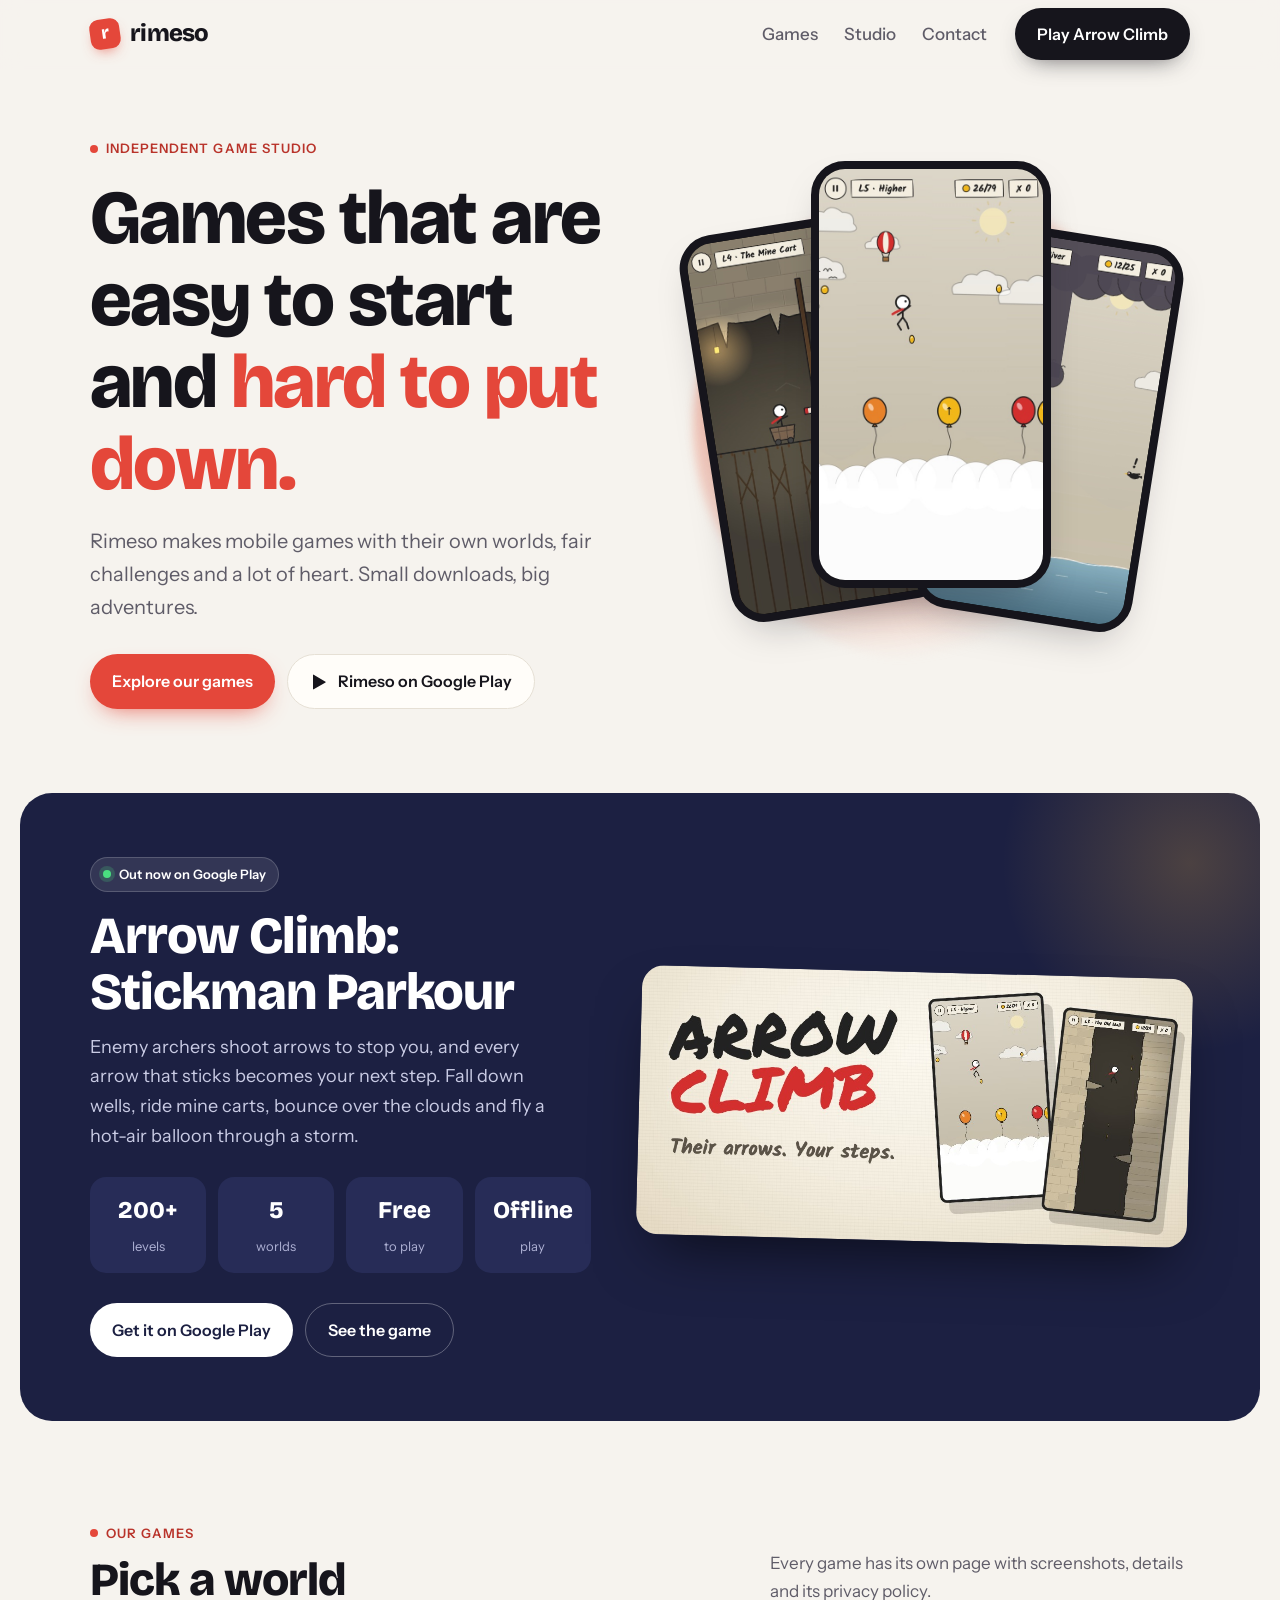
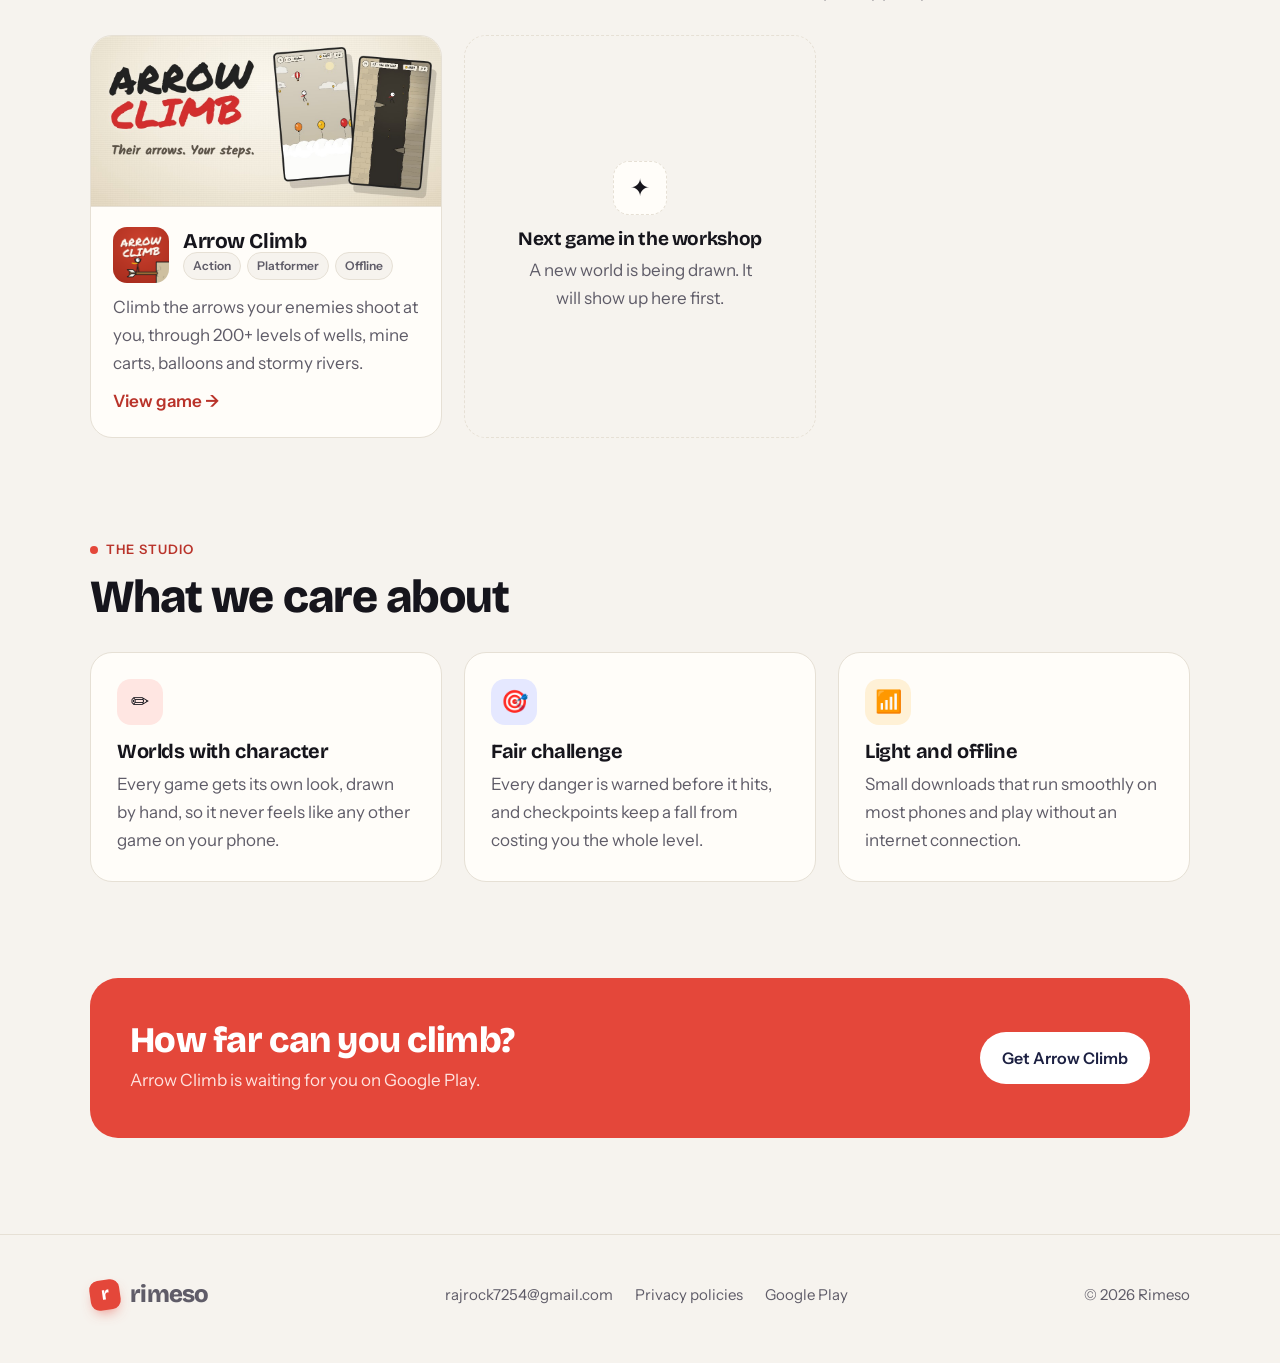
<file: index.html>
<!doctype html>
<html lang="en">
<head>
<meta charset="utf-8">
<meta name="viewport" content="width=device-width, initial-scale=1">
<title>Rimeso · Independent mobile game studio</title>
<meta name="description" content="Rimeso is an independent mobile game studio. Our games are easy to start and hard to put down. Arrow Climb: Stickman Parkour is out now on Google Play.">
<meta property="og:title" content="Rimeso · Independent mobile game studio">
<meta property="og:description" content="Games that are easy to start and hard to put down. Arrow Climb is out now on Google Play.">
<meta property="og:image" content="https://getsettalk.github.io/arrow-climb/img/feature.jpg">
<link rel="icon" href="/favicon.svg" type="image/svg+xml">
<link rel="preconnect" href="https://fonts.googleapis.com">
<link rel="preconnect" href="https://fonts.gstatic.com" crossorigin>
<link href="https://fonts.googleapis.com/css2?family=Bricolage+Grotesque:opsz,wght@12..96,500..800&family=Instrument+Sans:wght@400;500;600;700&display=swap" rel="stylesheet">
<link rel="stylesheet" href="/style.css">
</head>
<body>
<header class="nav">
  <div class="wrap">
    <a class="logo" href="/"><i>r</i>rimeso</a>
    <nav><a href="#games">Games</a><a href="#studio">Studio</a><a href="#contact">Contact</a></nav>
    <a class="btn primary" href="https://play.google.com/store/apps/details?id=com.arrowclimb.game">Play Arrow Climb</a>
  </div>
</header>

<section class="hero">
  <div class="wrap">
    <div>
      <span class="eyebrow">Independent game studio</span>
      <h1>Games that are easy to start and <em>hard to put down.</em></h1>
      <p class="lead">Rimeso makes mobile games with their own worlds, fair challenges and a lot of heart. Small downloads, big adventures.</p>
      <div class="ctas">
        <a class="btn accent" href="#games">Explore our games</a>
        <a class="btn ghost" href="https://play.google.com/store/apps/dev?id=8622689331197186605">
          <svg viewBox="0 0 24 24" fill="currentColor" aria-hidden="true"><path d="M4 2.8v18.4c0 .5.5.8.9.6l15.8-9.2c.4-.2.4-.8 0-1L4.9 2.2C4.5 2 4 2.3 4 2.8z"/></svg>
          Rimeso on Google Play</a>
      </div>
    </div>
    <div class="phones" aria-hidden="true">
      <div class="phone a"><img src="/arrow-climb/img/play-03-cart.jpg" alt="" width="540" height="960"></div>
      <div class="phone b"><img src="/arrow-climb/img/play-04-balloons.jpg" alt="" width="540" height="960"></div>
      <div class="phone c"><img src="/arrow-climb/img/play-05-river.jpg" alt="" width="540" height="960"></div>
    </div>
  </div>
</section>

<section class="featured" aria-labelledby="featured-title">
  <div class="wrap">
    <div>
      <span class="badge">Out now on Google Play</span>
      <h2 id="featured-title">Arrow Climb: Stickman Parkour</h2>
      <p>Enemy archers shoot arrows to stop you, and every arrow that sticks becomes your next step. Fall down wells, ride mine carts, bounce over the clouds and fly a hot-air balloon through a storm.</p>
      <div class="stats">
        <div class="stat"><b>200+</b><span>levels</span></div>
        <div class="stat"><b>5</b><span>worlds</span></div>
        <div class="stat"><b>Free</b><span>to play</span></div>
        <div class="stat"><b>Offline</b><span>play</span></div>
      </div>
      <div class="ctas">
        <a class="btn light" href="https://play.google.com/store/apps/details?id=com.arrowclimb.game">Get it on Google Play</a>
        <a class="btn ghost" href="/arrow-climb/">See the game</a>
      </div>
    </div>
    <a class="shot" href="/arrow-climb/"><img src="/arrow-climb/img/feature.jpg" alt="Arrow Climb: balloons above the clouds and a fall down a well" width="1024" height="500"></a>
  </div>
</section>

<div class="wrap">
  <section class="block" id="games">
    <div class="section-head">
      <div><span class="eyebrow">Our games</span><h2>Pick a world</h2></div>
      <p>Every game has its own page with screenshots, details and its privacy policy.</p>
    </div>
    <div class="grid">
      <!-- one card per game: copy this <a> for a new game -->
      <a class="gcard" href="/arrow-climb/">
        <img class="cover" src="/arrow-climb/img/feature.jpg" alt="" width="1024" height="500" loading="lazy">
        <div class="body">
          <div class="row"><img src="/arrow-climb/img/icon-256.png" alt="" width="56" height="56">
            <div><h3>Arrow Climb</h3><div class="tags"><span>Action</span><span>Platformer</span><span>Offline</span></div></div></div>
          <p>Climb the arrows your enemies shoot at you, through 200+ levels of wells, mine carts, balloons and stormy rivers.</p>
          <span class="more">View game →</span>
        </div>
      </a>
      <div class="gcard soon">
        <div class="dot">✦</div>
        <h3>Next game in the workshop</h3>
        <p>A new world is being drawn. It will show up here first.</p>
      </div>
    </div>
  </section>

  <section class="block" id="studio">
    <div class="section-head">
      <div><span class="eyebrow">The studio</span><h2>What we care about</h2></div>
    </div>
    <div class="values">
      <div class="value"><div class="ic" style="background:#ffe6e2">✏️</div><h3>Worlds with character</h3><p>Every game gets its own look, drawn by hand, so it never feels like any other game on your phone.</p></div>
      <div class="value"><div class="ic" style="background:#e5e8ff">🎯</div><h3>Fair challenge</h3><p>Every danger is warned before it hits, and checkpoints keep a fall from costing you the whole level.</p></div>
      <div class="value"><div class="ic" style="background:#fff1d6">📶</div><h3>Light and offline</h3><p>Small downloads that run smoothly on most phones and play without an internet connection.</p></div>
    </div>
  </section>

  <div class="cta-band">
    <div><h2>How far can you climb?</h2><p>Arrow Climb is waiting for you on Google Play.</p></div>
    <a class="btn light" href="https://play.google.com/store/apps/details?id=com.arrowclimb.game">Get Arrow Climb</a>
  </div>
</div>

<footer class="site" id="contact">
  <div class="wrap">
    <a class="logo" href="/"><i>r</i>rimeso</a>
    <nav>
      <a href="mailto:rajrock7254@gmail.com">rajrock7254@gmail.com</a>
      <a href="/privacy/">Privacy policies</a>
      <a href="https://play.google.com/store/apps/dev?id=8622689331197186605">Google Play</a>
    </nav>
    <span>© 2026 Rimeso</span>
  </div>
</footer>
</body>
</html>
</file>
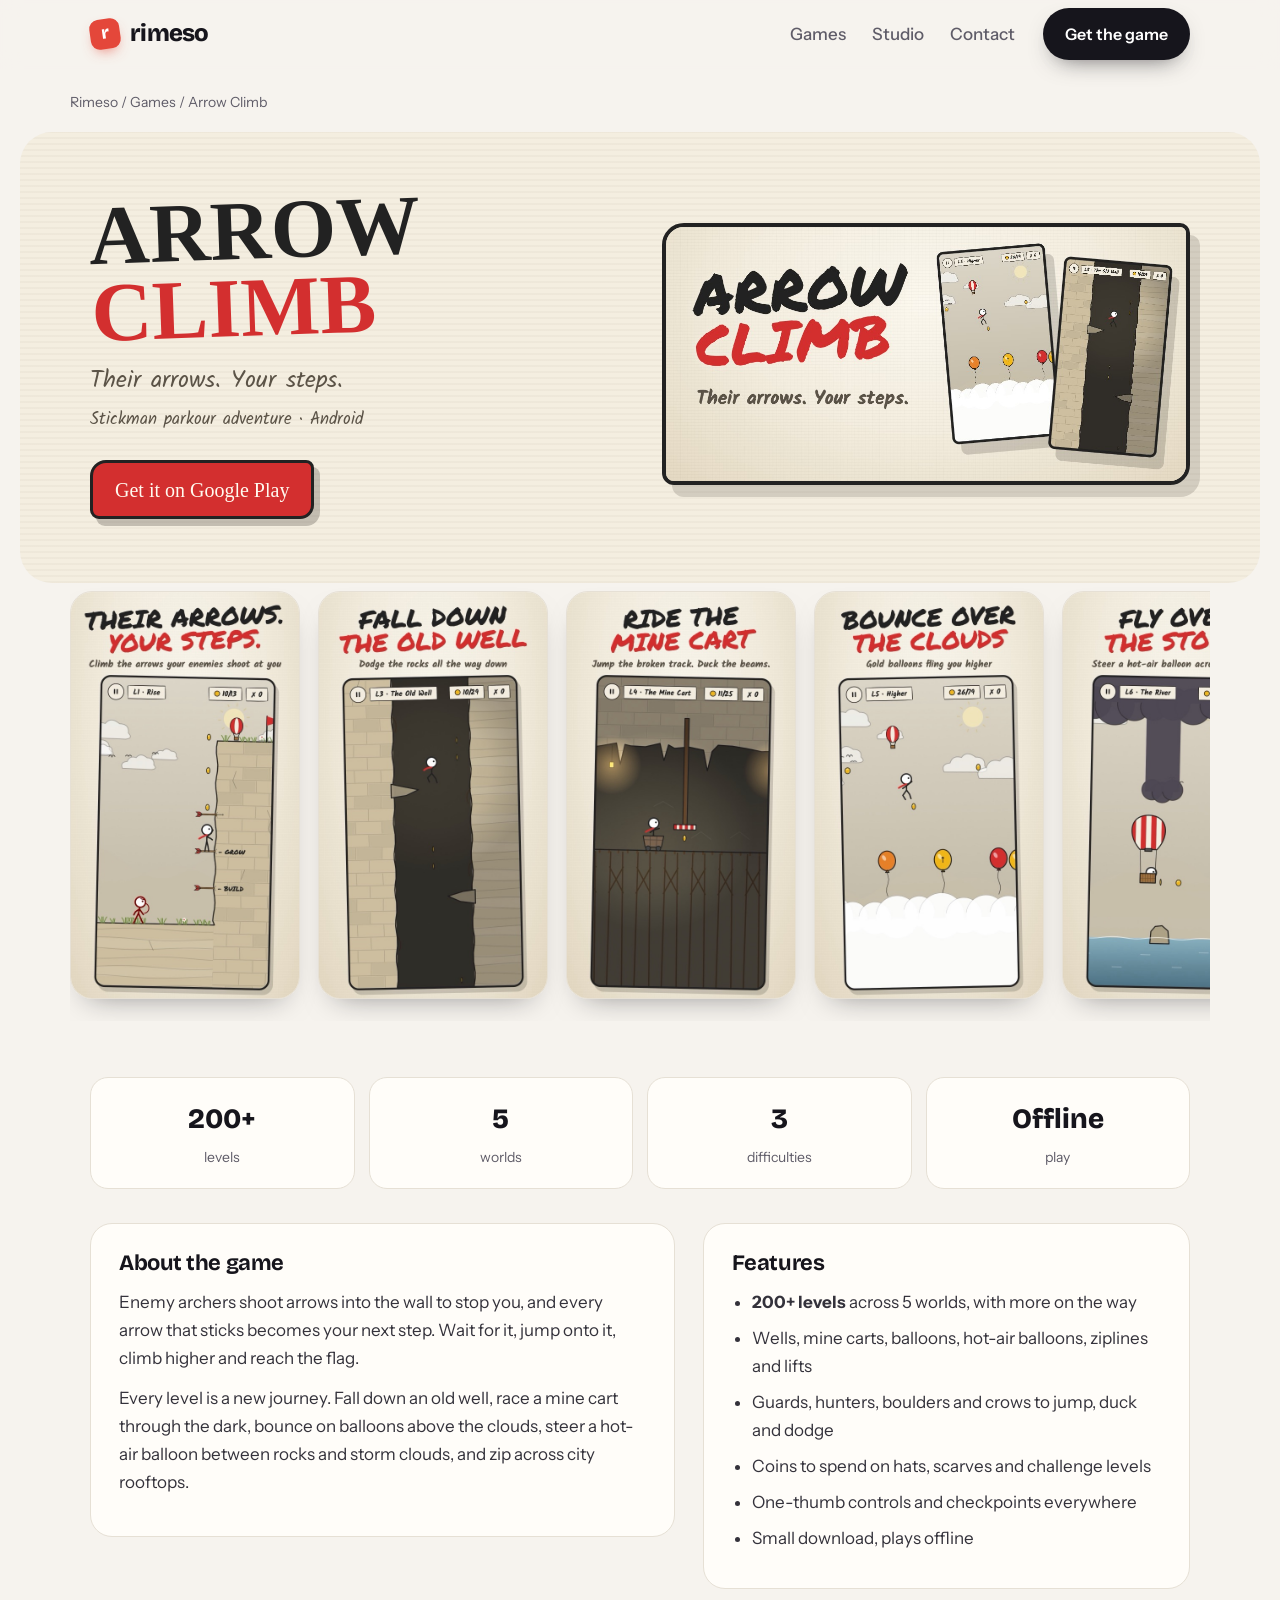
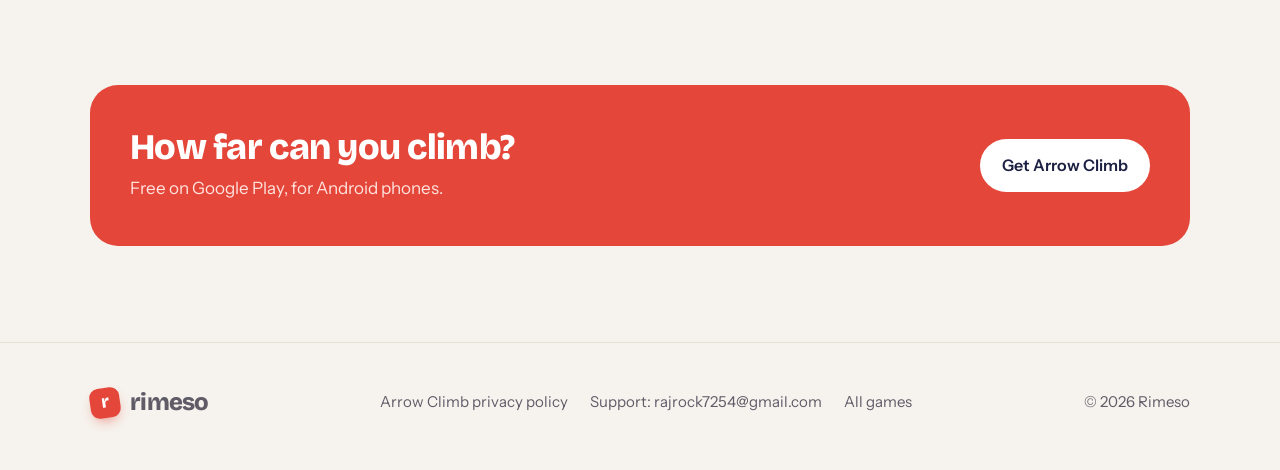
<file: arrow-climb/index.html>
<!doctype html>
<html lang="en">
<head>
<meta charset="utf-8">
<meta name="viewport" content="width=device-width, initial-scale=1">
<title>Arrow Climb: Stickman Parkour · Rimeso</title>
<meta name="description" content="Arrow Climb: climb the arrows your enemies shoot at you. 200+ levels: fall down wells, ride mine carts, bounce on balloons above the clouds and fly a hot-air balloon over a stormy river.">
<meta property="og:title" content="Arrow Climb: Stickman Parkour">
<meta property="og:description" content="Their arrows. Your steps. 200+ levels of wells, mine carts, balloons and stormy rivers.">
<meta property="og:image" content="https://getsettalk.github.io/arrow-climb/img/feature.jpg">
<link rel="icon" href="/arrow-climb/img/icon-256.png" type="image/png">
<link rel="preconnect" href="https://fonts.googleapis.com">
<link rel="preconnect" href="https://fonts.gstatic.com" crossorigin>
<!-- studio type for the frame, the game's own sketchbook type inside its section -->
<link href="https://fonts.googleapis.com/css2?family=Bricolage+Grotesque:opsz,wght@12..96,500..800&family=Instrument+Sans:wght@400;500;600;700&family=Kalam:wght@400;700&family=Permanent+Marker&display=swap" rel="stylesheet">
<link rel="stylesheet" href="/style.css">
</head>
<body>
<header class="nav">
  <div class="wrap">
    <a class="logo" href="/"><i>r</i>rimeso</a>
    <nav><a href="/#games">Games</a><a href="/#studio">Studio</a><a href="#contact">Contact</a></nav>
    <a class="btn primary" href="https://play.google.com/store/apps/details?id=com.arrowclimb.game">Get the game</a>
  </div>
</header>

<div class="wrap crumbs"><a href="/">Rimeso</a> / <a href="/#games">Games</a> / Arrow Climb</div>

<section class="theme-arrow">
  <div class="wrap">
    <div>
      <h1 class="title">ARROW<span>CLIMB</span></h1>
      <p class="sub">Their arrows. Your steps.</p>
      <p class="genre">Stickman parkour adventure · Android</p>
      <a class="btn play" href="https://play.google.com/store/apps/details?id=com.arrowclimb.game">Get it on Google Play</a>
    </div>
    <img class="feature" src="img/feature.jpg" alt="Arrow Climb: the hero bouncing on balloons above the clouds and falling down a well" width="1024" height="500">
  </div>
</section>

<div class="shots" aria-label="Screenshots">
  <img src="img/01-arrows.jpg" alt="Climb the arrows your enemies shoot at you" loading="lazy" width="540" height="960">
  <img src="img/02-well.jpg" alt="Fall down the old well" loading="lazy" width="540" height="960">
  <img src="img/03-cart.jpg" alt="Ride the mine cart" loading="lazy" width="540" height="960">
  <img src="img/04-balloons.jpg" alt="Bounce over the clouds" loading="lazy" width="540" height="960">
  <img src="img/05-river.jpg" alt="Fly over the storm" loading="lazy" width="540" height="960">
  <img src="img/06-zipline.jpg" alt="Zip across the city" loading="lazy" width="540" height="960">
  <img src="img/07-lift.jpg" alt="Duck on the lift" loading="lazy" width="540" height="960">
  <img src="img/08-worlds.jpg" alt="Five worlds of levels" loading="lazy" width="540" height="960">
</div>

<div class="wrap">
  <section class="block" style="padding-top:56px">
    <div class="facts">
      <div class="fact"><b>200+</b><span>levels</span></div>
      <div class="fact"><b>5</b><span>worlds</span></div>
      <div class="fact"><b>3</b><span>difficulties</span></div>
      <div class="fact"><b>Offline</b><span>play</span></div>
    </div>
    <div class="about-game">
      <div class="panel">
        <h3>About the game</h3>
        <p>Enemy archers shoot arrows into the wall to stop you, and every arrow that sticks becomes your next step. Wait for it, jump onto it, climb higher and reach the flag.</p>
        <p>Every level is a new journey. Fall down an old well, race a mine cart through the dark, bounce on balloons above the clouds, steer a hot-air balloon between rocks and storm clouds, and zip across city rooftops.</p>
      </div>
      <div class="panel">
        <h3>Features</h3>
        <ul>
          <li><b>200+ levels</b> across 5 worlds, with more on the way</li>
          <li>Wells, mine carts, balloons, hot-air balloons, ziplines and lifts</li>
          <li>Guards, hunters, boulders and crows to jump, duck and dodge</li>
          <li>Coins to spend on hats, scarves and challenge levels</li>
          <li>One-thumb controls and checkpoints everywhere</li>
          <li>Small download, plays offline</li>
        </ul>
      </div>
    </div>
  </section>

  <div class="cta-band">
    <div><h2>How far can you climb?</h2><p>Free on Google Play, for Android phones.</p></div>
    <a class="btn light" href="https://play.google.com/store/apps/details?id=com.arrowclimb.game">Get Arrow Climb</a>
  </div>
</div>

<footer class="site" id="contact">
  <div class="wrap">
    <a class="logo" href="/"><i>r</i>rimeso</a>
    <nav>
      <a href="privacy/">Arrow Climb privacy policy</a>
      <a href="mailto:rajrock7254@gmail.com">Support: rajrock7254@gmail.com</a>
      <a href="/">All games</a>
    </nav>
    <span>© 2026 Rimeso</span>
  </div>
</footer>
</body>
</html>
</file>
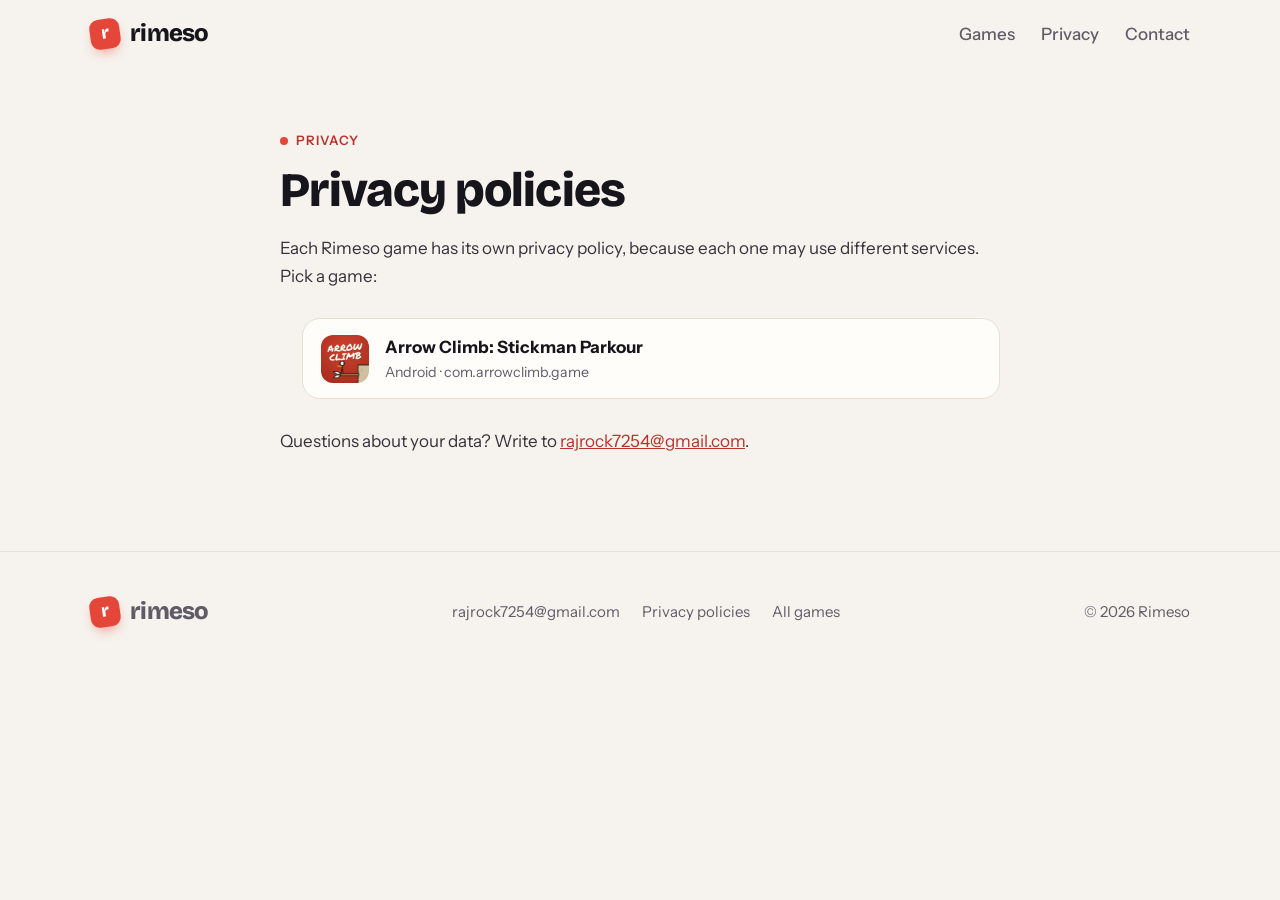
<file: privacy/index.html>
<!doctype html>
<html lang="en">
<head>
<meta charset="utf-8">
<meta name="viewport" content="width=device-width, initial-scale=1">
<title>Privacy policies · Rimeso</title>
<meta name="description" content="Privacy policies for the games made by Rimeso.">
<link rel="icon" href="/favicon.svg">
<link rel="preconnect" href="https://fonts.googleapis.com">
<link rel="preconnect" href="https://fonts.gstatic.com" crossorigin>
<link href="https://fonts.googleapis.com/css2?family=Bricolage+Grotesque:opsz,wght@12..96,500..800&family=Instrument+Sans:wght@400;500;600;700&display=swap" rel="stylesheet">
<link rel="stylesheet" href="/style.css">
</head>
<body>
<header class="nav">
  <div class="wrap">
    <a class="logo" href="/"><i>r</i>rimeso</a>
    <nav><a href="/#games">Games</a><a href="/privacy/">Privacy</a><a href="#contact">Contact</a></nav>
  </div>
</header>
<main class="doc">
  <span class="eyebrow">Privacy</span>
  <h1>Privacy policies</h1>
  <p>Each Rimeso game has its own privacy policy, because each one may use different services. Pick a game:</p>
  <ul class="policies">
    <li><a href="/arrow-climb/privacy/"><img src="/arrow-climb/img/icon-256.png" alt="" width="48" height="48"><span><b>Arrow Climb: Stickman Parkour</b><small>Android · com.arrowclimb.game</small></span></a></li>
  </ul>
  <p>Questions about your data? Write to <a href="mailto:rajrock7254@gmail.com">rajrock7254@gmail.com</a>.</p>
</main>
<footer class="site" id="contact">
  <div class="wrap">
    <a class="logo" href="/"><i>r</i>rimeso</a>
    <nav><a href="mailto:rajrock7254@gmail.com">rajrock7254@gmail.com</a><a href="/privacy/">Privacy policies</a><a href="/">All games</a></nav>
    <span>© 2026 Rimeso</span>
  </div>
</footer>
</body>
</html>
</file>
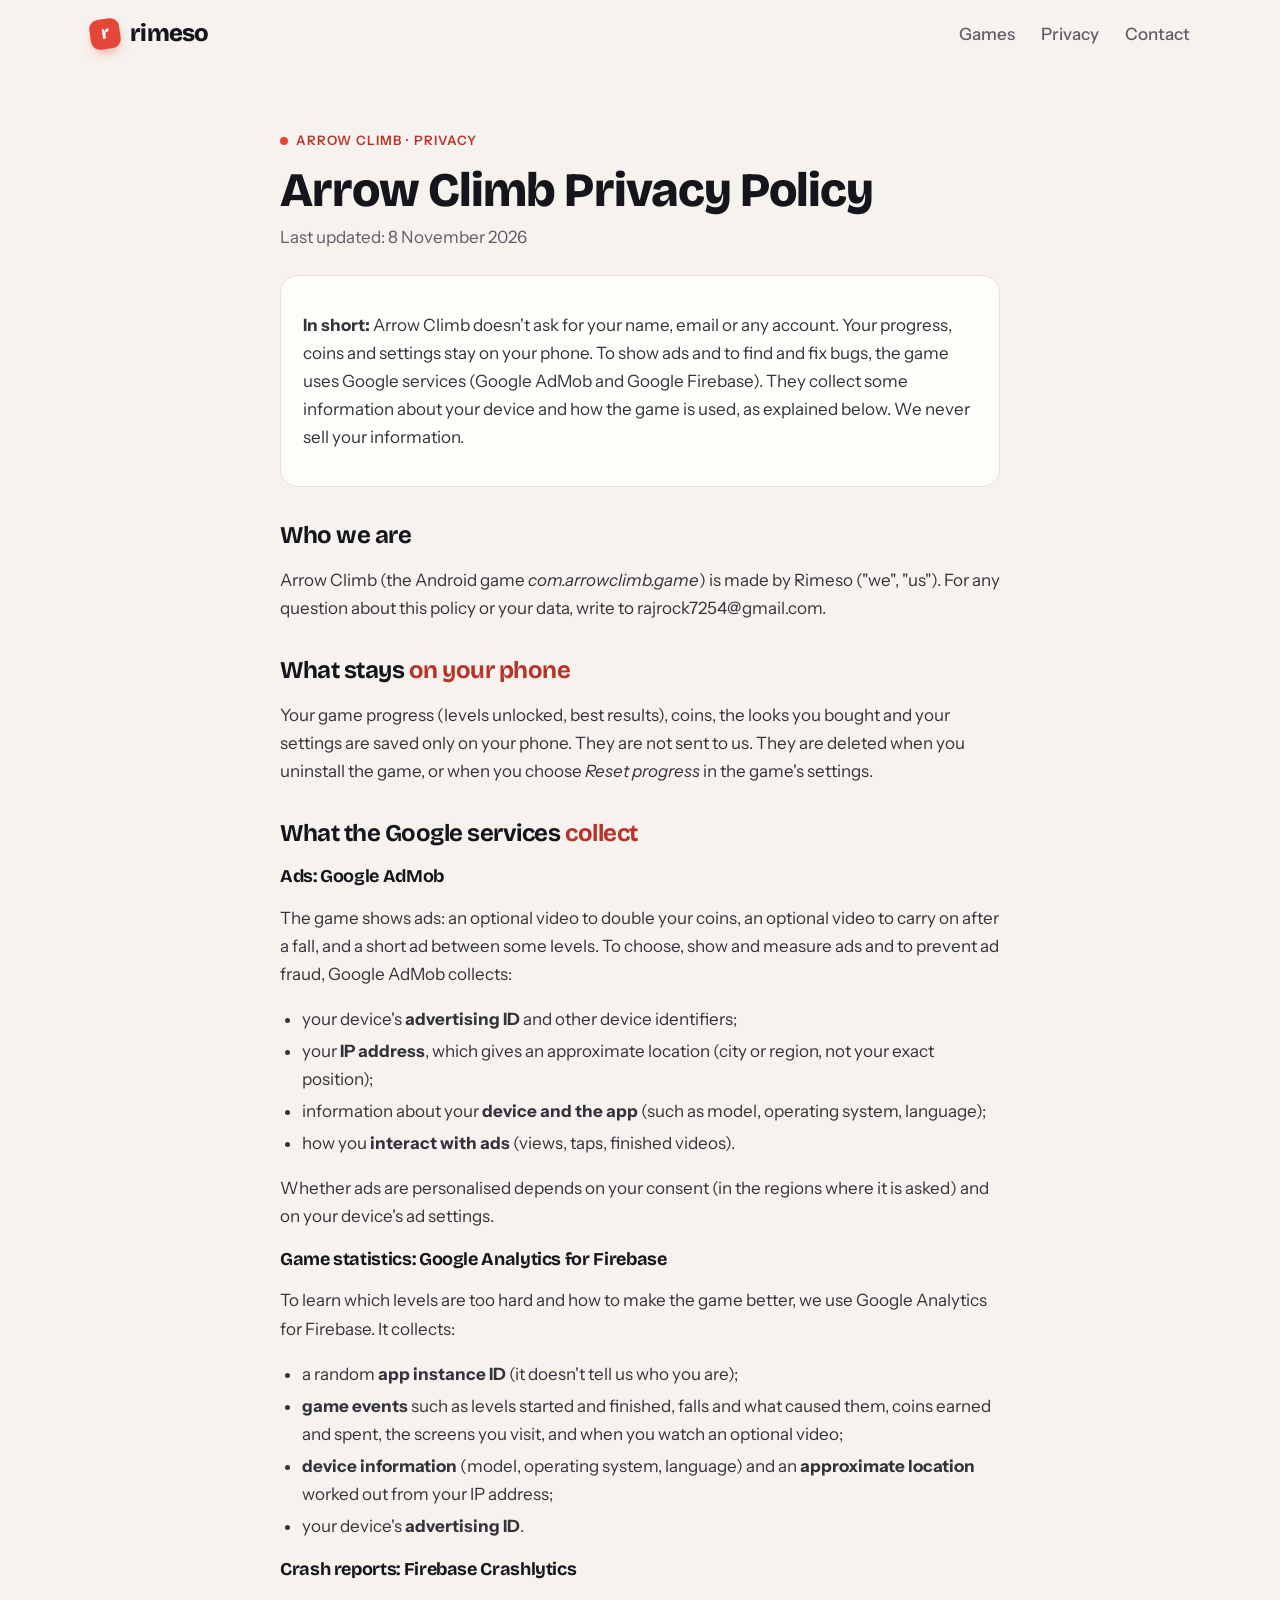
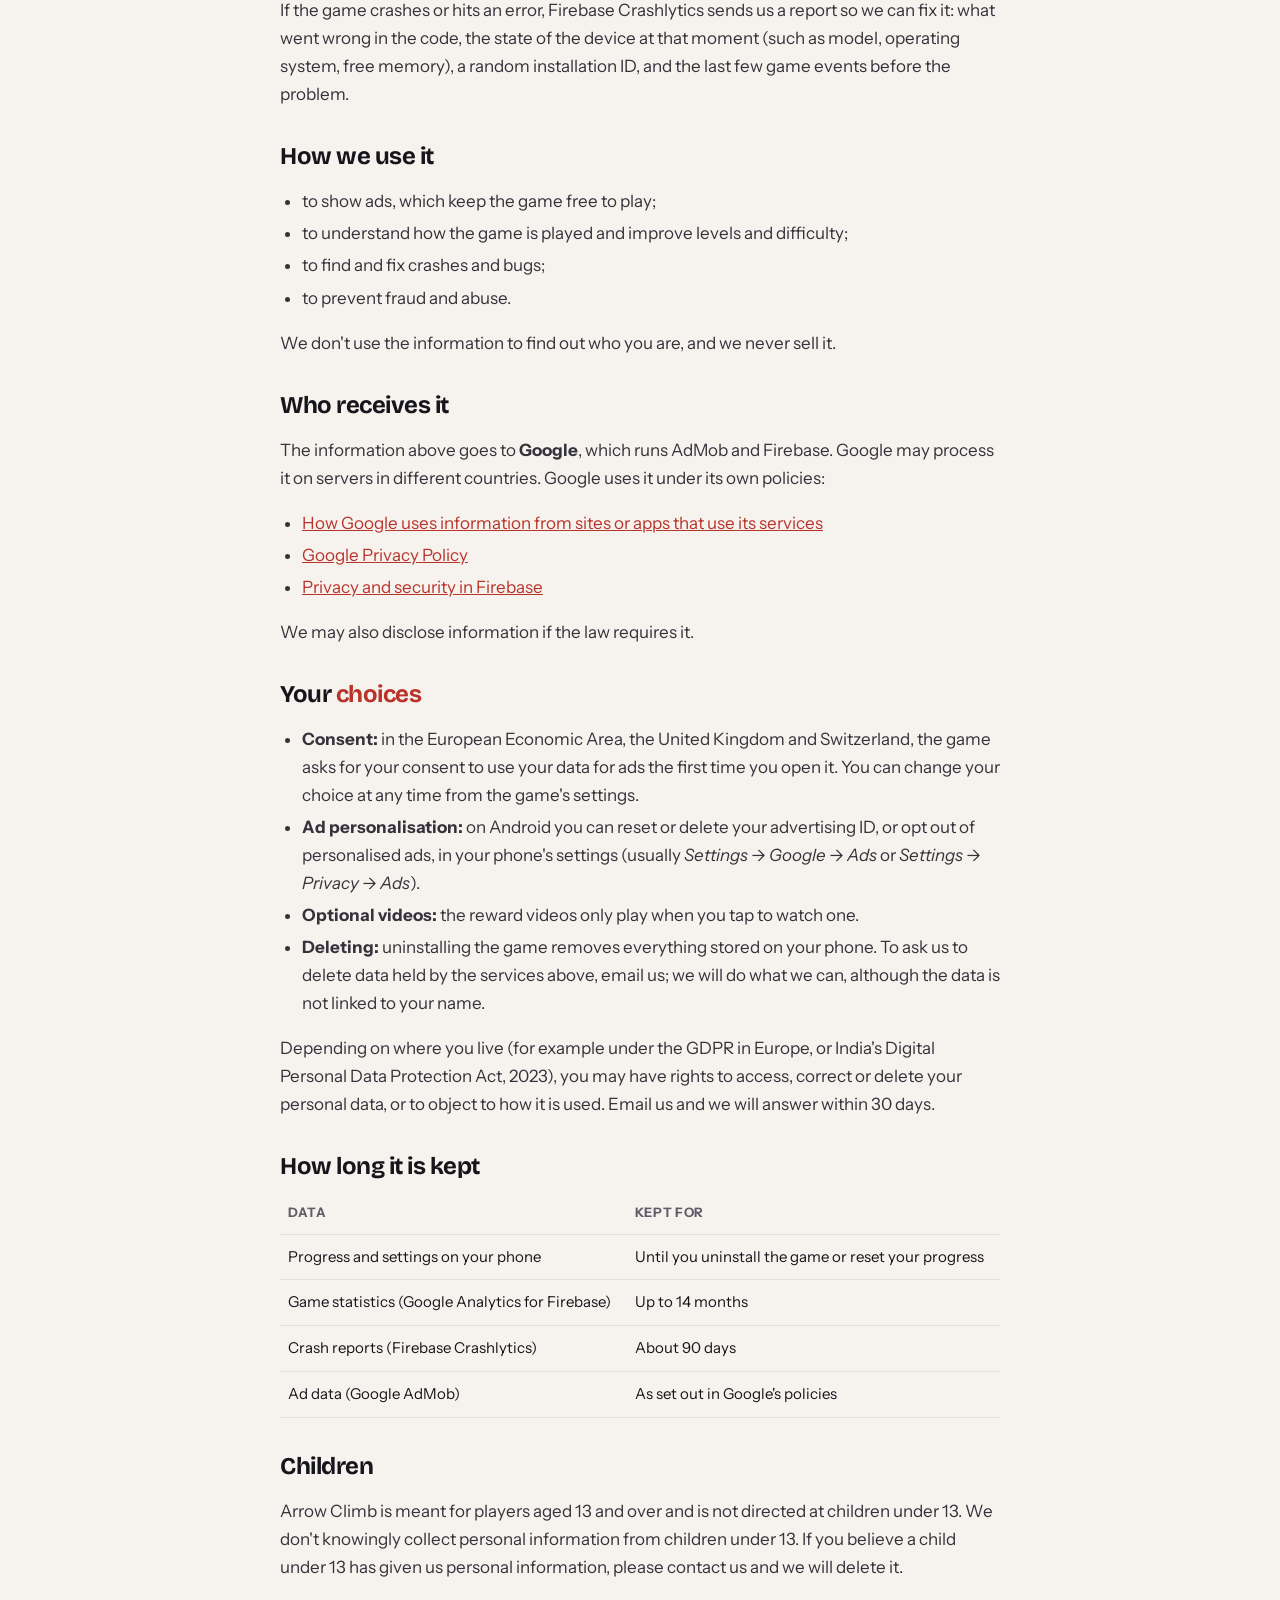
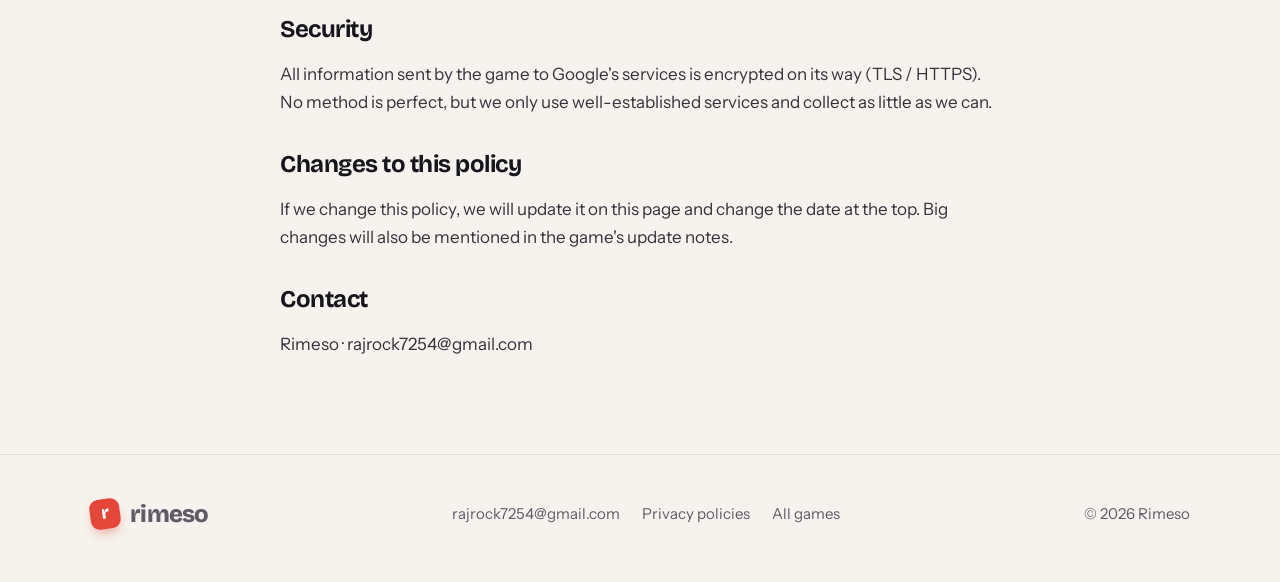
<file: arrow-climb/privacy/index.html>
<!doctype html>
<html lang="en">
<head>
<meta charset="utf-8">
<meta name="viewport" content="width=device-width, initial-scale=1">
<title>Arrow Climb Privacy Policy · Rimeso</title>
<meta name="description" content="Privacy policy of Arrow Climb: Stickman Parkour for Android: what the game and the Google services it uses collect, and your choices.">
<link rel="icon" href="/arrow-climb/img/icon-256.png">
<link rel="preconnect" href="https://fonts.googleapis.com">
<link rel="preconnect" href="https://fonts.gstatic.com" crossorigin>
<link href="https://fonts.googleapis.com/css2?family=Bricolage+Grotesque:opsz,wght@12..96,500..800&family=Instrument+Sans:wght@400;500;600;700&display=swap" rel="stylesheet">
<link rel="stylesheet" href="/style.css">
</head>
<body>
<header class="nav">
  <div class="wrap">
    <a class="logo" href="/"><i>r</i>rimeso</a>
    <nav><a href="/#games">Games</a><a href="/privacy/">Privacy</a><a href="#contact">Contact</a></nav>
  </div>
</header>
<main class="doc">
  <span class="eyebrow">Arrow Climb · Privacy</span>
  <h1>Arrow Climb Privacy Policy</h1>
  <p class="date">Last updated: 8 November 2026</p>
  <div class="card sum">
    <p><b>In short:</b> Arrow Climb doesn't ask for your name, email or any account. Your progress, coins and settings stay on your phone. To show ads and to find and fix bugs, the game uses Google services (Google AdMob and Google Firebase). They collect some information about your device and how the game is used, as explained below. We never sell your information.</p>
  </div>

  <h2>Who we are</h2>
  <p>Arrow Climb (the Android game <i>com.arrowclimb.game</i>) is made by Rimeso ("we", "us"). For any question about this policy or your data, write to rajrock7254@gmail.com.</p>

  <h2>What stays <em>on your phone</em></h2>
  <p>Your game progress (levels unlocked, best results), coins, the looks you bought and your settings are saved only on your phone. They are not sent to us. They are deleted when you uninstall the game, or when you choose <i>Reset progress</i> in the game's settings.</p>

  <h2>What the Google services <em>collect</em></h2>

  <h3>Ads: Google AdMob</h3>
  <p>The game shows ads: an optional video to double your coins, an optional video to carry on after a fall, and a short ad between some levels. To choose, show and measure ads and to prevent ad fraud, Google AdMob collects:</p>
  <ul>
    <li>your device's <b>advertising ID</b> and other device identifiers;</li>
    <li>your <b>IP address</b>, which gives an approximate location (city or region, not your exact position);</li>
    <li>information about your <b>device and the app</b> (such as model, operating system, language);</li>
    <li>how you <b>interact with ads</b> (views, taps, finished videos).</li>
  </ul>
  <p>Whether ads are personalised depends on your consent (in the regions where it is asked) and on your device's ad settings.</p>

  <h3>Game statistics: Google Analytics for Firebase</h3>
  <p>To learn which levels are too hard and how to make the game better, we use Google Analytics for Firebase. It collects:</p>
  <ul>
    <li>a random <b>app instance ID</b> (it doesn't tell us who you are);</li>
    <li><b>game events</b> such as levels started and finished, falls and what caused them, coins earned and spent, the screens you visit, and when you watch an optional video;</li>
    <li><b>device information</b> (model, operating system, language) and an <b>approximate location</b> worked out from your IP address;</li>
    <li>your device's <b>advertising ID</b>.</li>
  </ul>

  <h3>Crash reports: Firebase Crashlytics</h3>
  <p>If the game crashes or hits an error, Firebase Crashlytics sends us a report so we can fix it: what went wrong in the code, the state of the device at that moment (such as model, operating system, free memory), a random installation ID, and the last few game events before the problem.</p>

  <h2>How we use it</h2>
  <ul>
    <li>to show ads, which keep the game free to play;</li>
    <li>to understand how the game is played and improve levels and difficulty;</li>
    <li>to find and fix crashes and bugs;</li>
    <li>to prevent fraud and abuse.</li>
  </ul>
  <p>We don't use the information to find out who you are, and we never sell it.</p>

  <h2>Who receives it</h2>
  <p>The information above goes to <b>Google</b>, which runs AdMob and Firebase. Google may process it on servers in different countries. Google uses it under its own policies:</p>
  <ul>
    <li><a href="https://policies.google.com/technologies/partner-sites" target="_blank" rel="noopener">How Google uses information from sites or apps that use its services</a></li>
    <li><a href="https://policies.google.com/privacy" target="_blank" rel="noopener">Google Privacy Policy</a></li>
    <li><a href="https://firebase.google.com/support/privacy" target="_blank" rel="noopener">Privacy and security in Firebase</a></li>
  </ul>
  <p>We may also disclose information if the law requires it.</p>

  <h2>Your <em>choices</em></h2>
  <ul>
    <li><b>Consent:</b> in the European Economic Area, the United Kingdom and Switzerland, the game asks for your consent to use your data for ads the first time you open it. You can change your choice at any time from the game's settings.</li>
    <li><b>Ad personalisation:</b> on Android you can reset or delete your advertising ID, or opt out of personalised ads, in your phone's settings (usually <i>Settings → Google → Ads</i> or <i>Settings → Privacy → Ads</i>).</li>
    <li><b>Optional videos:</b> the reward videos only play when you tap to watch one.</li>
    <li><b>Deleting:</b> uninstalling the game removes everything stored on your phone. To ask us to delete data held by the services above, email us; we will do what we can, although the data is not linked to your name.</li>
  </ul>
  <p>Depending on where you live (for example under the GDPR in Europe, or India's Digital Personal Data Protection Act, 2023), you may have rights to access, correct or delete your personal data, or to object to how it is used. Email us and we will answer within 30 days.</p>

  <h2>How long it is kept</h2>
  <table>
    <tr><th>Data</th><th>Kept for</th></tr>
    <tr><td>Progress and settings on your phone</td><td>Until you uninstall the game or reset your progress</td></tr>
    <tr><td>Game statistics (Google Analytics for Firebase)</td><td>Up to 14 months</td></tr>
    <tr><td>Crash reports (Firebase Crashlytics)</td><td>About 90 days</td></tr>
    <tr><td>Ad data (Google AdMob)</td><td>As set out in Google's policies</td></tr>
  </table>

  <h2>Children</h2>
  <p>Arrow Climb is meant for players aged 13 and over and is not directed at children under 13. We don't knowingly collect personal information from children under 13. If you believe a child under 13 has given us personal information, please contact us and we will delete it.</p>

  <h2>Security</h2>
  <p>All information sent by the game to Google's services is encrypted on its way (TLS / HTTPS). No method is perfect, but we only use well-established services and collect as little as we can.</p>

  <h2>Changes to this policy</h2>
  <p>If we change this policy, we will update it on this page and change the date at the top. Big changes will also be mentioned in the game's update notes.</p>

  <h2>Contact</h2>
  <p>Rimeso · rajrock7254@gmail.com</p>
</main>
<footer class="site" id="contact">
  <div class="wrap">
    <a class="logo" href="/"><i>r</i>rimeso</a>
    <nav><a href="mailto:rajrock7254@gmail.com">rajrock7254@gmail.com</a><a href="/privacy/">Privacy policies</a><a href="/">All games</a></nav>
    <span>© 2026 Rimeso</span>
  </div>
</footer>
</body>
</html>
</file>
<file: style.css>
/* Rimeso: the studio website. Studio type: Bricolage Grotesque (headings) and Instrument Sans (text).
   Each game page can bring its own look inside a .theme-<game> section (Arrow Climb uses its sketchbook fonts there). */
:root{
  --bg:#f6f3ee; --surface:#fffdf9; --ink:#16151c; --muted:#5f5c68; --line:#e6e0d5;
  --accent:#e4473a; --accent-dark:#b9332a; --navy:#1c2042; --navy-2:#272c57; --sun:#f4b740;
  --radius:22px; --shadow:0 18px 40px -18px rgba(22,21,28,.35);
  --display:"Bricolage Grotesque",ui-sans-serif,system-ui,sans-serif; --text:"Instrument Sans",ui-sans-serif,system-ui,-apple-system,"Segoe UI",sans-serif;
}
*{box-sizing:border-box;}
html{-webkit-text-size-adjust:100%;scroll-behavior:smooth;}
body{margin:0;background:var(--bg);color:var(--ink);font:17px/1.65 var(--text);}
img{max-width:100%;height:auto;display:block;}
a{color:inherit;}
.wrap{max-width:1140px;margin:0 auto;padding:0 20px;}
h1,h2,h3{font-family:var(--display);line-height:1.08;letter-spacing:-.02em;margin:0;}
.eyebrow{display:inline-flex;align-items:center;gap:8px;font-size:13px;font-weight:600;letter-spacing:.08em;text-transform:uppercase;color:var(--accent-dark);}
.eyebrow::before{content:"";width:8px;height:8px;border-radius:50%;background:var(--accent);}

/* ----- header ----- */
.nav{position:sticky;top:0;z-index:10;background:rgba(246,243,238,.86);backdrop-filter:saturate(1.4) blur(10px);-webkit-backdrop-filter:saturate(1.4) blur(10px);border-bottom:1px solid transparent;}
.nav .wrap{display:flex;align-items:center;gap:28px;height:68px;}
.logo{display:flex;align-items:center;gap:10px;text-decoration:none;font-family:var(--display);font-weight:800;font-size:24px;letter-spacing:-.03em;}
.logo i{width:30px;height:30px;border-radius:9px;background:var(--accent);display:grid;place-items:center;color:#fff;font-style:normal;font-size:18px;transform:rotate(-8deg);box-shadow:0 6px 14px -6px rgba(228,71,58,.8);}
.nav nav{display:flex;gap:26px;margin-left:auto;font-weight:500;color:var(--muted);}
.nav nav a{text-decoration:none;}
.nav nav a:hover{color:var(--ink);}

/* ----- buttons ----- */
.btn{display:inline-flex;align-items:center;gap:10px;font-weight:600;font-size:16px;text-decoration:none;padding:13px 22px;border-radius:999px;transition:transform .15s,box-shadow .15s,background .15s;}
.btn.primary{background:var(--ink);color:#fff;box-shadow:0 10px 24px -12px rgba(22,21,28,.7);}
.btn.primary:hover{transform:translateY(-2px);}
.btn.accent{background:var(--accent);color:#fff;box-shadow:0 10px 24px -12px rgba(228,71,58,.9);}
.btn.accent:hover{background:var(--accent-dark);transform:translateY(-2px);}
.btn.ghost{color:var(--ink);border:1.5px solid var(--line);background:var(--surface);}
.btn.ghost:hover{border-color:var(--ink);}
.btn.light{background:#fff;color:var(--navy);}
.btn.light:hover{transform:translateY(-2px);}
.btn svg{width:18px;height:18px;}

/* ----- hero ----- */
.hero{padding:64px 0 84px;}
.hero .wrap{display:grid;grid-template-columns:1.05fr 1fr;gap:40px;align-items:center;}
.hero h1{font-size:clamp(42px,6.2vw,76px);font-weight:800;margin:16px 0 20px;}
.hero h1 em{font-style:normal;color:var(--accent);}
.hero p.lead{font-size:20px;color:var(--muted);max-width:520px;margin:0 0 30px;}
.hero .ctas{display:flex;gap:12px;flex-wrap:wrap;}
.phones{position:relative;height:540px;}
.phones::before{content:"";position:absolute;inset:40px 20px 30px;border-radius:50%;background:radial-gradient(circle at 40% 40%,#ffd9cf,#f6c6b8 45%,transparent 70%);filter:blur(4px);}
.phone{position:absolute;width:220px;aspect-ratio:9/16;border-radius:34px;border:8px solid var(--ink);overflow:hidden;background:#000;box-shadow:var(--shadow);}
.phone img{width:100%;height:100%;object-fit:cover;object-position:50% 0;}
.phone.a{left:6%;top:70px;transform:rotate(-9deg);}
.phone.b{left:50%;top:10px;transform:translateX(-50%);z-index:2;width:240px;}
.phone.c{right:6%;top:80px;transform:rotate(9deg);}

/* ----- featured game (dark band) ----- */
.featured{background:var(--navy);color:#fff;border-radius:32px;margin:0 20px;padding:64px 0;position:relative;overflow:hidden;}
.featured::after{content:"";position:absolute;right:-120px;top:-120px;width:380px;height:380px;border-radius:50%;background:radial-gradient(circle,rgba(244,183,64,.22),transparent 70%);}
.featured .wrap{display:grid;grid-template-columns:1fr 1.1fr;gap:48px;align-items:center;position:relative;z-index:1;}
.badge{display:inline-flex;align-items:center;gap:8px;background:rgba(255,255,255,.1);border:1px solid rgba(255,255,255,.18);padding:6px 12px;border-radius:999px;font-size:13px;font-weight:600;}
.badge::before{content:"";width:8px;height:8px;border-radius:50%;background:#4ade80;box-shadow:0 0 0 4px rgba(74,222,128,.2);}
.featured h2{font-size:clamp(34px,4.4vw,52px);font-weight:800;margin:16px 0 12px;}
.featured p{color:#c9cbe4;font-size:18px;margin:0 0 26px;max-width:470px;}
.stats{display:grid;grid-template-columns:repeat(4,1fr);gap:12px;margin:0 0 30px;}
.stat{background:var(--navy-2);border-radius:16px;padding:14px 12px;text-align:center;}
.stat b{display:block;font-family:var(--display);font-size:24px;font-weight:800;color:#fff;}
.stat span{font-size:13px;color:#aeb1d4;}
.featured .ctas{display:flex;gap:12px;flex-wrap:wrap;}
.featured .ctas .btn.ghost{background:transparent;color:#fff;border-color:rgba(255,255,255,.3);}
.featured .ctas .btn.ghost:hover{border-color:#fff;}
.featured .shot{border-radius:22px;overflow:hidden;box-shadow:0 30px 60px -20px rgba(0,0,0,.6);transform:rotate(1.5deg);}

/* ----- sections ----- */
section.block{padding:96px 0 0;}
.section-head{display:flex;align-items:end;justify-content:space-between;gap:20px;margin-bottom:30px;flex-wrap:wrap;}
.section-head h2{font-size:clamp(32px,4vw,46px);font-weight:800;margin-top:10px;}
.section-head p{color:var(--muted);max-width:420px;margin:0;}
.grid{display:grid;grid-template-columns:repeat(auto-fill,minmax(320px,1fr));gap:22px;}
.gcard{background:var(--surface);border:1px solid var(--line);border-radius:var(--radius);overflow:hidden;text-decoration:none;display:flex;flex-direction:column;transition:transform .2s,box-shadow .2s;}
a.gcard:hover{transform:translateY(-4px);box-shadow:var(--shadow);}
.gcard .cover{aspect-ratio:1024/500;object-fit:cover;width:100%;border-bottom:1px solid var(--line);}
.gcard .body{padding:20px 22px 22px;display:flex;flex-direction:column;gap:10px;flex:1;}
.gcard .row{display:flex;align-items:center;gap:14px;}
.gcard .row img{width:56px;height:56px;border-radius:14px;}
.gcard h3{font-size:21px;font-weight:700;}
.tags{display:flex;gap:6px;flex-wrap:wrap;}
.tags span{font-size:12px;font-weight:600;color:var(--muted);background:var(--bg);border:1px solid var(--line);padding:3px 9px;border-radius:999px;}
.gcard p{margin:0;color:var(--muted);}
.gcard .more{margin-top:auto;font-weight:600;color:var(--accent-dark);}
.gcard.soon{border-style:dashed;background:transparent;align-items:center;justify-content:center;text-align:center;padding:40px 24px;min-height:300px;}
.gcard.soon .dot{width:54px;height:54px;border-radius:16px;background:var(--surface);border:1px dashed var(--line);display:grid;place-items:center;font-size:24px;margin:0 auto 14px;}
.gcard.soon h3{font-size:19px;}
.gcard.soon p{max-width:240px;margin:6px auto 0;}

.values{display:grid;grid-template-columns:repeat(3,1fr);gap:22px;}
.value{background:var(--surface);border:1px solid var(--line);border-radius:var(--radius);padding:26px;}
.value .ic{width:46px;height:46px;border-radius:14px;display:grid;place-items:center;font-size:22px;margin-bottom:16px;}
.value h3{font-size:20px;font-weight:700;margin-bottom:8px;}
.value p{margin:0;color:var(--muted);}

.cta-band{margin:96px 0 0;background:var(--accent);color:#fff;border-radius:28px;padding:44px 40px;display:flex;align-items:center;justify-content:space-between;gap:24px;flex-wrap:wrap;}
.cta-band h2{font-size:clamp(26px,3.2vw,36px);font-weight:800;}
.cta-band p{margin:6px 0 0;color:#ffe3df;}

/* ----- footer ----- */
footer.site{margin-top:96px;border-top:1px solid var(--line);padding:40px 0 48px;color:var(--muted);font-size:15px;}
footer.site .wrap{display:flex;gap:24px;justify-content:space-between;flex-wrap:wrap;align-items:center;}
footer.site nav{display:flex;gap:22px;flex-wrap:wrap;}
footer.site a{text-decoration:none;}
footer.site a:hover{color:var(--ink);}

/* ----- text pages (privacy) ----- */
.doc{max-width:760px;margin:0 auto;padding:56px 20px 0;}
.doc h1{font-size:clamp(34px,5vw,48px);font-weight:800;margin:12px 0 6px;}
.doc .date{color:var(--muted);margin:0 0 8px;}
.doc h2{font-size:24px;font-weight:700;margin:36px 0 8px;}
.doc h2 em{font-style:normal;color:var(--accent-dark);}
.doc h3{font-size:18px;font-weight:700;margin:20px 0 4px;}
.doc p,.doc li{color:#34323b;}
.doc ul{padding-left:22px;}
.doc li{margin:4px 0;}
.doc a{color:var(--accent-dark);}
.doc .card{background:var(--surface);border:1px solid var(--line);border-radius:18px;padding:18px 22px;margin:24px 0;}
.doc table{width:100%;border-collapse:collapse;margin:12px 0;font-size:15px;}
.doc th,.doc td{border-bottom:1px solid var(--line);padding:10px 8px;text-align:left;vertical-align:top;}
.doc th{font-size:13px;text-transform:uppercase;letter-spacing:.05em;color:var(--muted);}
.policies{list-style:none;padding:0;margin:24px 0;display:grid;gap:12px;}
.policies a{display:flex;align-items:center;gap:16px;background:var(--surface);border:1px solid var(--line);border-radius:18px;padding:14px 18px;text-decoration:none;color:var(--ink);}
.policies a:hover{border-color:var(--ink);}
.policies img{width:48px;height:48px;border-radius:12px;}
.policies small{display:block;color:var(--muted);}

/* ----- a game page: its own look inside the studio frame ----- */
.crumbs{font-size:14px;color:var(--muted);padding:22px 0 0;}
.crumbs a{text-decoration:none;}
.crumbs a:hover{color:var(--ink);}
.theme-arrow{--paper:#f4eee0;--gink:#222;--gred:#d32f2f;background:var(--paper);border-radius:32px;margin:18px 20px 0;padding:56px 0 64px;
  background-image:repeating-linear-gradient(0deg,rgba(60,40,20,.03) 0 2px,transparent 2px 6px);}
.theme-arrow .wrap{display:grid;grid-template-columns:1fr 1fr;gap:44px;align-items:center;}
.theme-arrow .title{font-family:"Permanent Marker",cursive;font-size:clamp(46px,7vw,84px);line-height:.92;color:var(--gink);transform:rotate(-2deg);letter-spacing:0;}
.theme-arrow .title span{display:block;color:var(--gred);}
.theme-arrow .sub{font-family:"Kalam",cursive;font-size:24px;color:#5b5347;margin:18px 0 6px;}
.theme-arrow .genre{font-family:"Kalam",cursive;color:#5b5347;margin:0 0 26px;}
.theme-arrow .feature{border:4px solid var(--gink);border-radius:22px 10px 20px 12px;box-shadow:10px 12px 0 rgba(20,16,10,.15);}
.theme-arrow .btn.play{font-family:"Permanent Marker",cursive;font-weight:400;font-size:20px;background:var(--gred);color:#fffaf0;border:3px solid var(--gink);border-radius:16px 8px 14px 9px;box-shadow:6px 7px 0 rgba(20,16,10,.22);padding:11px 22px 9px;}
.shots{display:flex;gap:18px;overflow-x:auto;padding:8px 20px 22px;scroll-snap-type:x mandatory;max-width:1140px;margin:0 auto;}
.shots img{width:230px;flex:0 0 auto;border-radius:22px;border:1px solid var(--line);box-shadow:0 14px 30px -18px rgba(22,21,28,.5);scroll-snap-align:start;}
.facts{display:grid;grid-template-columns:repeat(4,1fr);gap:14px;margin:0 0 34px;}
.fact{background:var(--surface);border:1px solid var(--line);border-radius:18px;padding:18px;text-align:center;}
.fact b{display:block;font-family:var(--display);font-size:28px;font-weight:800;}
.fact span{font-size:14px;color:var(--muted);}
.about-game{display:grid;grid-template-columns:1.2fr 1fr;gap:28px;align-items:start;}
.about-game .panel{background:var(--surface);border:1px solid var(--line);border-radius:var(--radius);padding:28px;}
.about-game h3{font-size:22px;margin-bottom:12px;}
.about-game ul{margin:0;padding-left:20px;}
.about-game li{margin:8px 0;color:#34323b;}
.about-game p{color:#34323b;margin:0 0 12px;}

@media (max-width:900px){
  .hero .wrap,.featured .wrap,.theme-arrow .wrap,.about-game{grid-template-columns:1fr;}
  .phones{height:440px;}
  .phone{width:170px;} .phone.b{width:190px;}
  .values{grid-template-columns:1fr;}
  .stats,.facts{grid-template-columns:repeat(2,1fr);}
  .featured{margin:0 12px;padding:48px 0;}
  .theme-arrow{margin:14px 12px 0;padding:40px 0 48px;}
}
@media (max-width:560px){
  .nav nav{display:none;}
  .hero{padding:40px 0 60px;}
  .phones{height:380px;}
  .phone{width:140px;border-width:6px;border-radius:26px;} .phone.b{width:160px;}
  .phone.a{left:0;} .phone.c{right:0;}
  .cta-band{padding:32px 24px;}
  .shots img{width:180px;}
}
</file>
